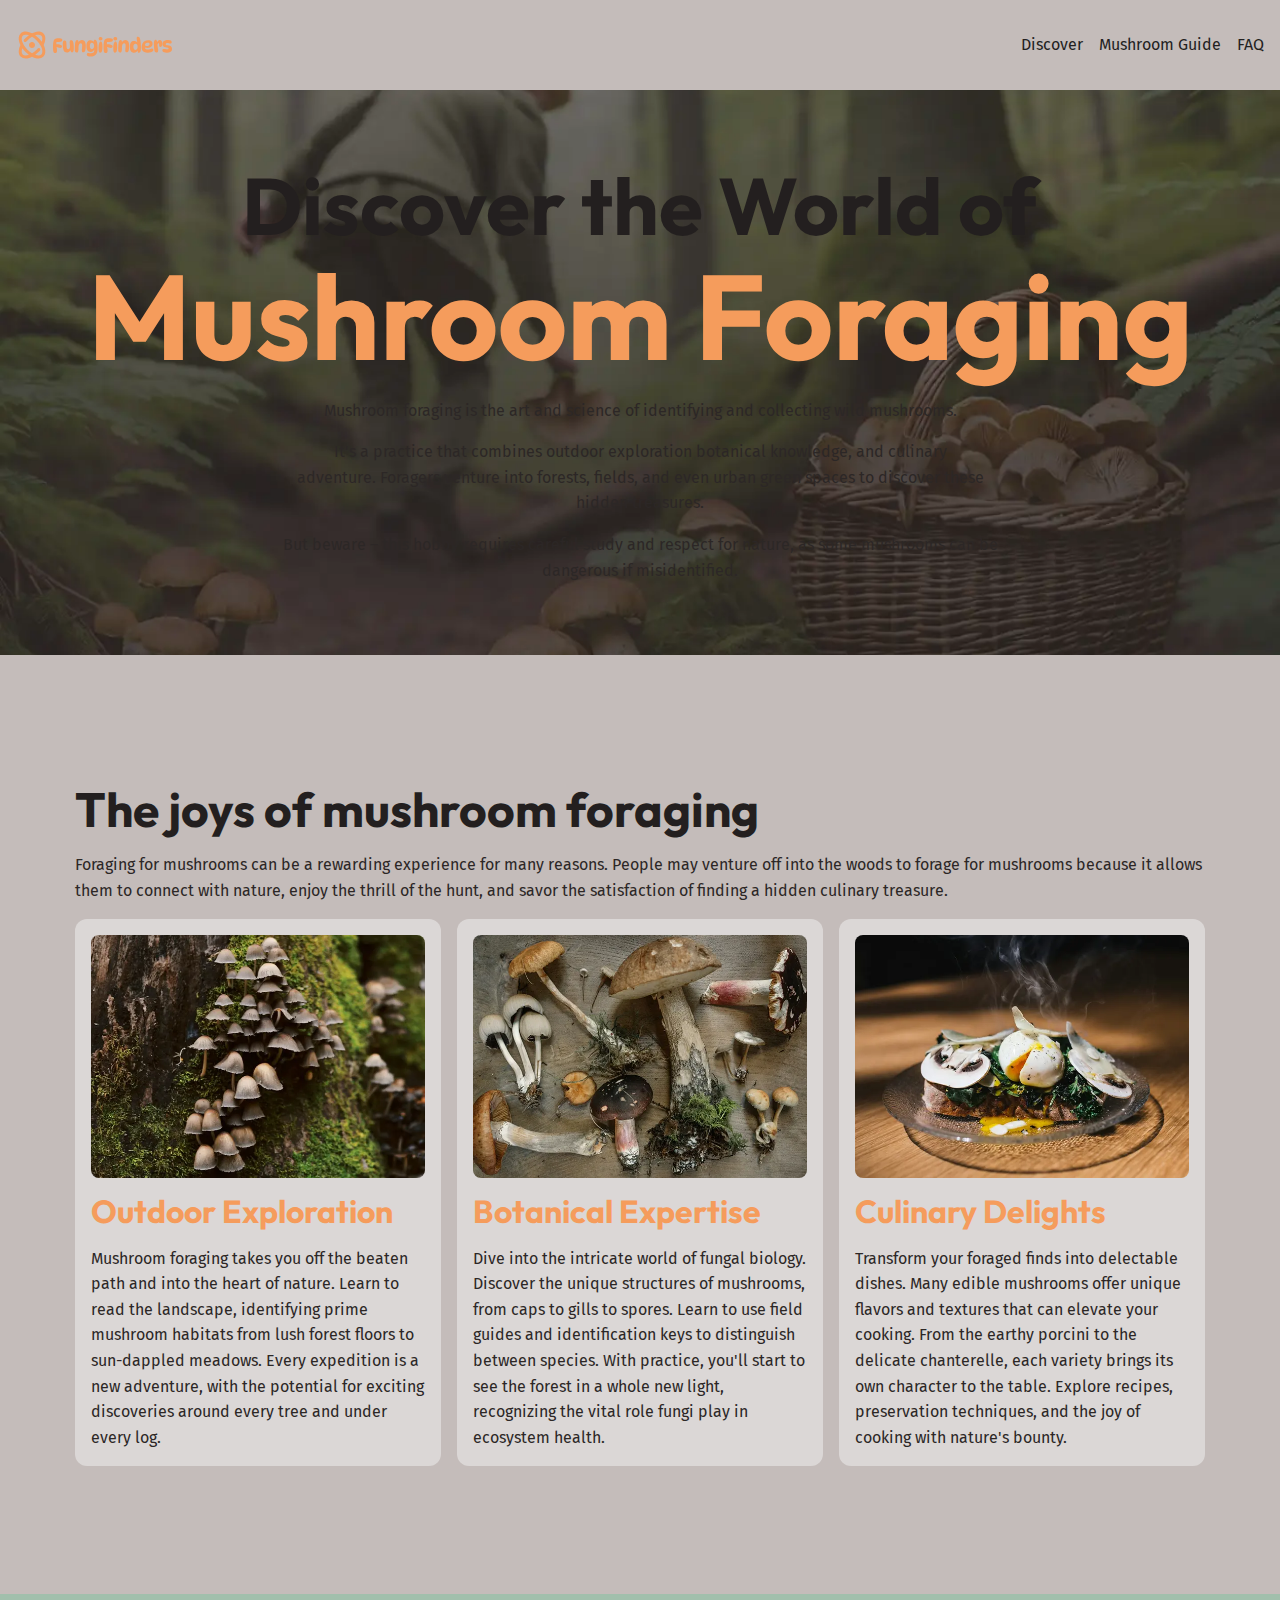
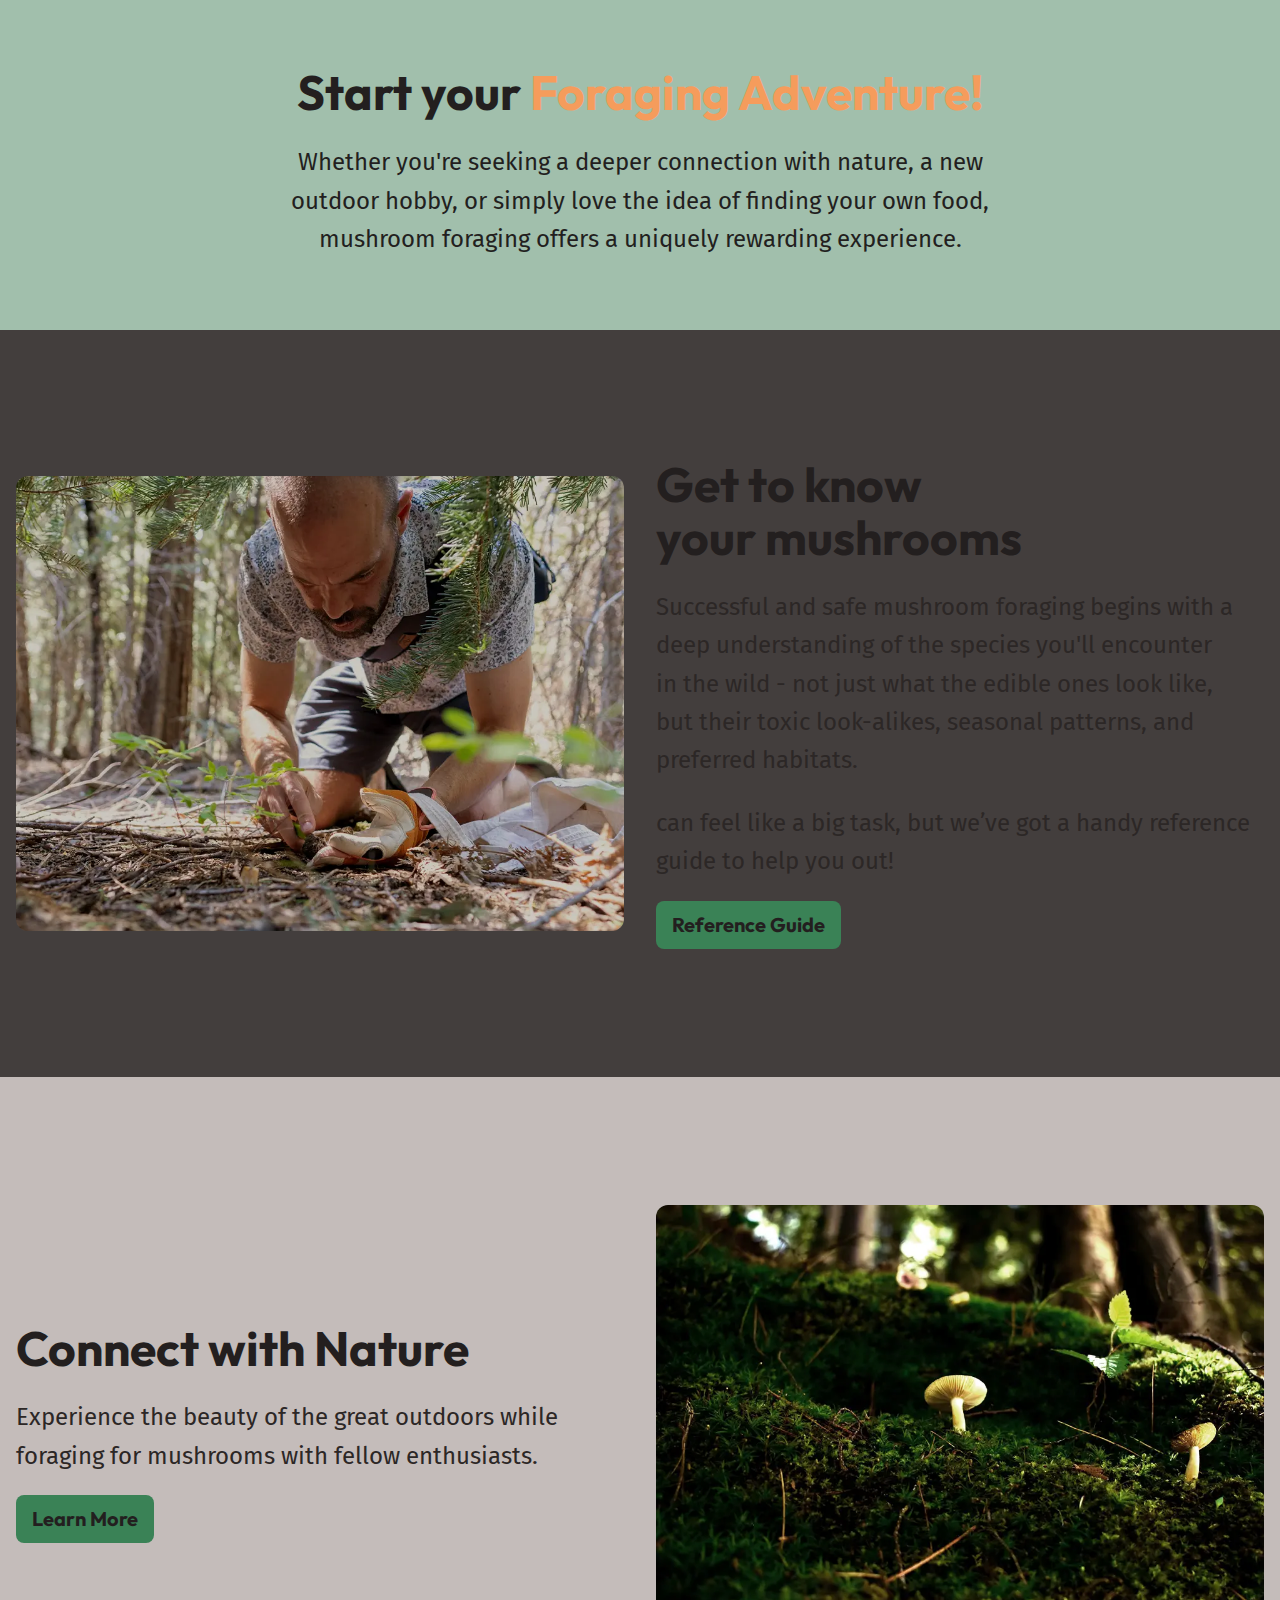
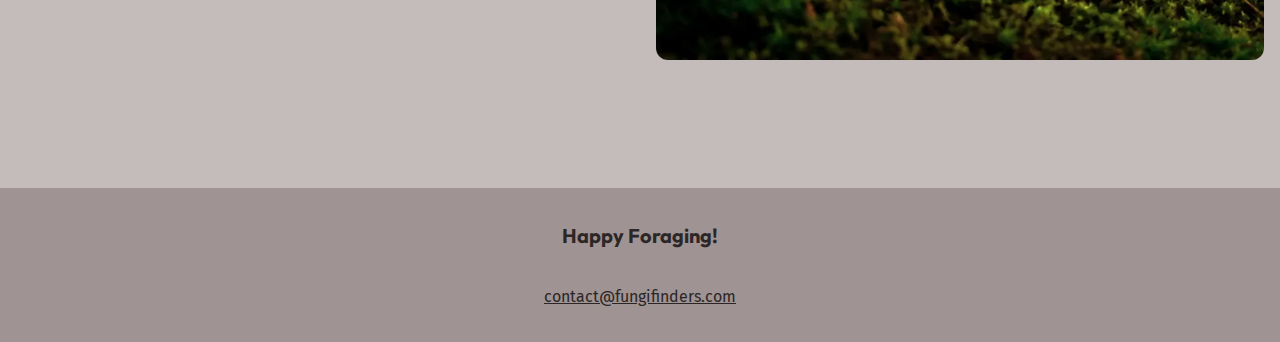
<file: index.html>
<!DOCTYPE html>
<html lang="en">
  <head>
    <meta charset="UTF-8" />
    <meta name="viewport" content="width=device-width, initial-scale=1.0" />
    <title>Fungi Finders</title>
    <link rel="stylesheet" href="styles.css" />
    <link rel="preconnect" href="https://fonts.googleapis.com" />
    <link rel="preconnect" href="https://fonts.gstatic.com" crossorigin />
    <link
      href="https://fonts.googleapis.com/css2?family=Fira+Sans:wght@400;700&family=Outfit:wght@100..900&display=swap"
      rel="stylesheet"
    />
    <script src="./main.js" defer></script>
  </head>
  <body>
    <a class="skip-to-main" href="#main">Skip to main content</a>
    <header class="site-header">
      <div class="wrapper" data-width="wide">
        <div class="site-header__inner">
          <img src="/assets/fungi-finders.svg" alt="Fungi Finders" />
          <button aria-controls="primary-nav" aria-expanded="false">
            <span class="visually-hidden">Menu</span>
            <img src="/assets/hamburger.svg" alt="" />
          </button>
          <nav id="primary-nav" class="primary-navigation">
            <ul>
              <li><a href="/">Discover</a></li>
              <li><a href="/mushroom-guide.html">Mushroom Guide</a></li>
              <li><a href="/mushroom-guide.html#faq">FAQ</a></li>
            </ul>
          </nav>
        </div>
      </div>
    </header>
    <main id="main">
      <section class="hero flow section" data-padding="compact">
        <div class="wrapper" data-width="wide">
          <h1 class="hero__title">
            Discover the World of <span>Mushroom Foraging</span>
          </h1>
        </div>
        <div class="wrapper" data-width="narrow">
          <div class="flow">
            <p>
              Mushroom foraging is the art and science of identifying and
              collecting wild mushrooms.
            </p>
            <p>
              It's a practice that combines outdoor exploration botanical
              knowledge, and culinary adventure. Foragers venture into forests,
              fields, and even urban green spaces to discover these hidden
              treasures.
            </p>
            <p>
              But beware – this hobby requires careful study and respect for
              nature, as some mushrooms can be dangerous if misidentified.
            </p>
          </div>
        </div>
      </section>

      <section class="section">
        <div class="wrapper flow">
          <div class="flow">
            <h2 class="section-title">The joys of mushroom foraging</h2>
            <p>
              Foraging for mushrooms can be a rewarding experience for many
              reasons. People may venture off into the woods to forage for
              mushrooms because it allows them to connect with nature, enjoy the
              thrill of the hunt, and savor the satisfaction of finding a hidden
              culinary treasure.
            </p>
            <!-- three columns -->
            <div class="equal-columns">
              <div class="card grid-flow">
                <img
                  src="/assets/outdoor-exploration.webp"
                  alt="Tightly grouped brown mushrooms growing up a mossy tree trunk"
                />
                <h3 class="card__title">Outdoor Exploration</h3>
                <p>
                  Mushroom foraging takes you off the beaten path and into the
                  heart of nature. Learn to read the landscape, identifying
                  prime mushroom habitats from lush forest floors to sun-dappled
                  meadows. Every expedition is a new adventure, with the
                  potential for exciting discoveries around every tree and under
                  every log.
                </p>
              </div>
              <div class="card grid-flow">
                <img
                  src="/assets/botanical-expertise.webp"
                  alt="Wild mushrooms on the table"
                />
                <h3 class="card__title">Botanical Expertise</h3>
                <p>
                  Dive into the intricate world of fungal biology. Discover the
                  unique structures of mushrooms, from caps to gills to spores.
                  Learn to use field guides and identification keys to
                  distinguish between species. With practice, you'll start to
                  see the forest in a whole new light, recognizing the vital
                  role fungi play in ecosystem health.
                </p>
              </div>
              <div class="card grid-flow">
                <img
                  src="/assets/culinary-delight.webp"
                  alt="A plate of food with mushrooms on top"
                />
                <h3 class="card__title">Culinary Delights</h3>
                <p>
                  Transform your foraged finds into delectable dishes. Many
                  edible mushrooms offer unique flavors and textures that can
                  elevate your cooking. From the earthy porcini to the delicate
                  chanterelle, each variety brings its own character to the
                  table. Explore recipes, preservation techniques, and the joy
                  of cooking with nature's bounty.
                </p>
              </div>
            </div>
          </div>
        </div>
      </section>

      <section
        class="background-accent text-center section"
        data-padding="compact"
      >
        <div class="wrapper" data-width="narrow">
          <div class="flow font-size-lg text-high-contrast">
            <h2 class="section-title">
              Start your <span class="text-brand">Foraging Adventure!</span>
            </h2>
            <p>
              Whether you're seeking a deeper connection with nature, a new
              outdoor hobby, or simply love the idea of finding your own food,
              mushroom foraging offers a uniquely rewarding experience.
            </p>
          </div>
        </div>
      </section>

      <section class="background-extra-dark section">
        <!-- two columns -->
        <div class="wrapper" data-width="wide">
          <div class="equal-columns" data-gap="large" data-alignment="centered">
            <div>
              <img
                src="/assets/get-to-know.webp"
                alt="A man on his hands and knees harvesting a wild mushroom in the forest"
              />
            </div>
            <div class="flow font-size-lg">
              <h2 class="section-title">Get to know your mushrooms</h2>
              <p>
                Successful and safe mushroom foraging begins with a deep
                understanding of the species you'll encounter in the wild - not
                just what the edible ones look like, but their toxic
                look-alikes, seasonal patterns, and preferred habitats.
              </p>
              <p>
                can feel like a big task, but we’ve got a handy reference guide
                to help you out!
              </p>
              <a class="button" href="#"
                ><span class="visually-hidden">
                  Learn more about wild mushrooms using our handy</span
                >
                Reference Guide</a
              >
            </div>
          </div>
        </div>
      </section>

      <section class="section">
        <!-- two columns -->
        <div class="wrapper" data-width="wide">
          <div class="equal-columns" data-gap="large" data-alignment="centered">
            <div class="flow font-size-lg">
              <h2 class="section-title">Connect with Nature</h2>
              <p>
                Experience the beauty of the great outdoors while foraging for
                mushrooms with fellow enthusiasts.
              </p>
              <a class="button" href="#"
                >Learn More
                <span class="visually-hidden"
                  >about the different types of mushrooms using our handy
                  mushroom guide</span
                ></a
              >
            </div>
            <div>
              <img
                src="/assets/nature.webp"
                alt="A small white mushroom growing on a mossy forest floor."
              />
            </div>
          </div>
        </div>
      </section>
    </main>

    <footer class="site-footer">
      <p class="site-footer__title">Happy Foraging!</p>
      <a href="mailto:contact@fungifinders.com">contact@fungifinders.com</a>
    </footer>
  </body>
</html>
</file>
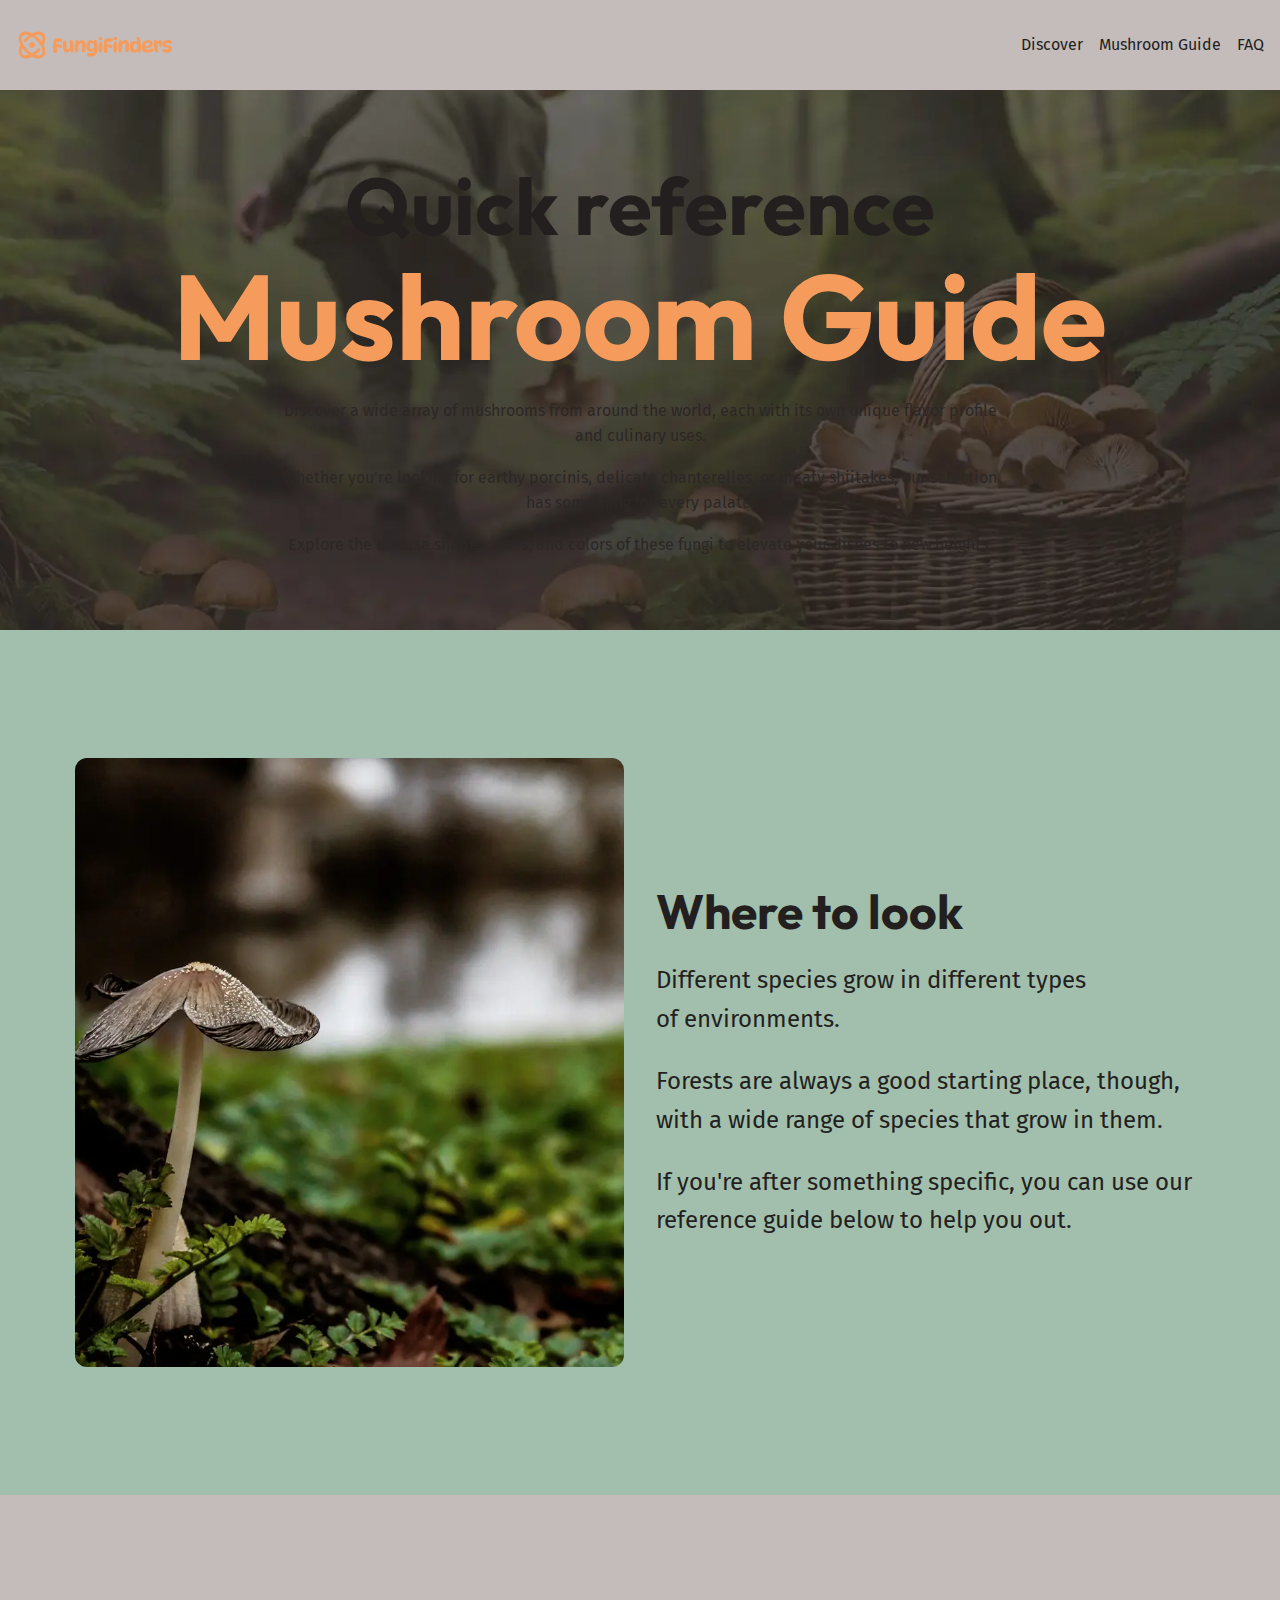
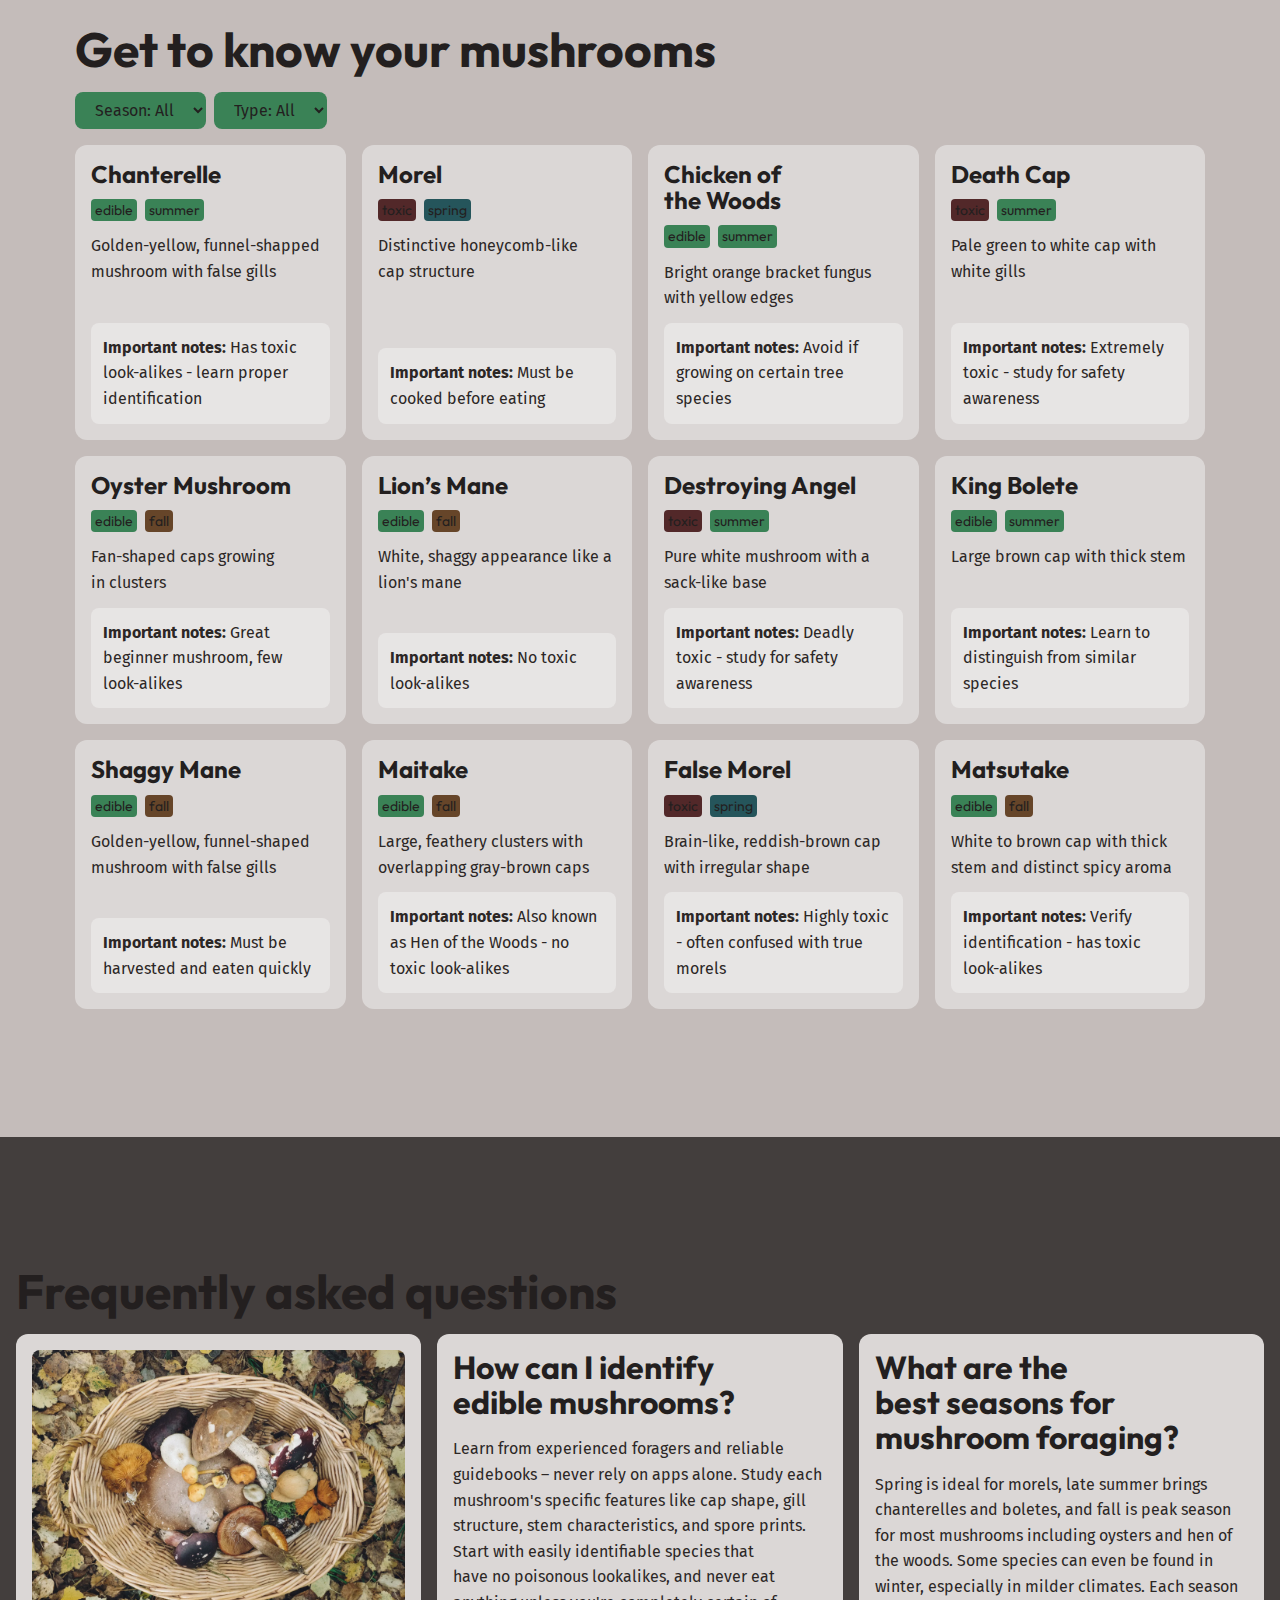
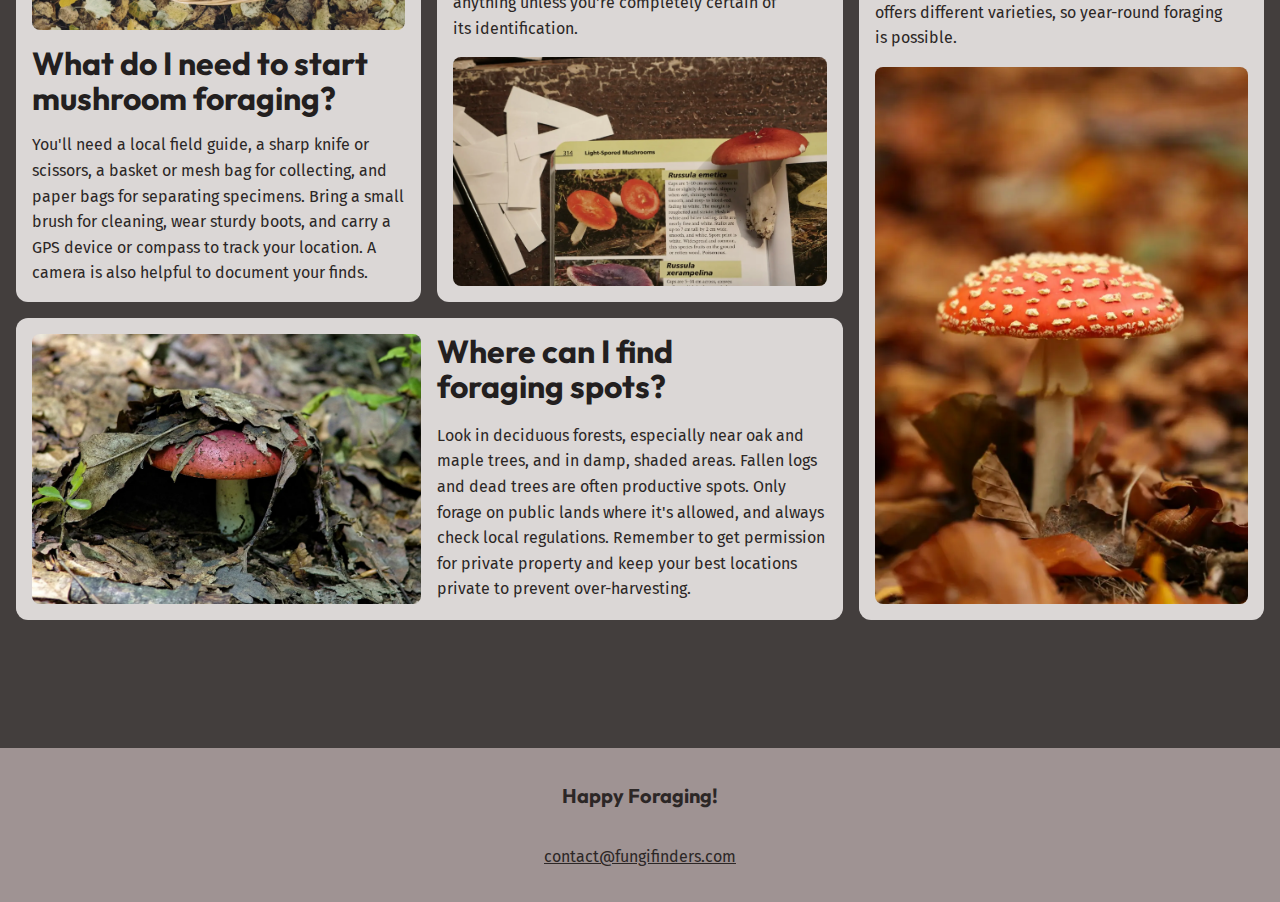
<file: mushroom-guide.html>
<!DOCTYPE html>
<html lang="en">
  <head>
    <meta charset="UTF-8" />
    <meta name="viewport" content="width=device-width, initial-scale=1.0" />
    <title>Fungi Finders</title>
    <link rel="stylesheet" href="styles.css" />
    <link rel="preconnect" href="https://fonts.googleapis.com" />
    <link rel="preconnect" href="https://fonts.gstatic.com" crossorigin />
    <link
      href="https://fonts.googleapis.com/css2?family=Fira+Sans:wght@400;700&family=Outfit:wght@100..900&display=swap"
      rel="stylesheet"
    />
    <script src="./main.js" defer></script>
    <script src="./mushroom-filter.js" defer></script>
  </head>
  <body>
    <a class="skip-to-main" href="#main">Skip to main content</a>
    <header class="site-header">
      <div class="wrapper" data-width="wide">
        <div class="site-header__inner">
          <img src="/assets/fungi-finders.svg" alt="Fungi Finders" />
          <button aria-controls="primary-nav" aria-expanded="false">
            <span class="visually-hidden">Menu</span>
            <img src="/assets/hamburger.svg" alt="" />
          </button>
          <nav id="primary-nav" class="primary-navigation">
            <ul>
              <li><a href="/">Discover</a></li>
              <li><a href="/mushroom-guide.html">Mushroom Guide</a></li>
              <li><a href="/mushroom-guide.html#faq">FAQ</a></li>
            </ul>
          </nav>
        </div>
      </div>
    </header>
    <main id="main">
      <section class="hero flow section" data-padding="compact">
        <div class="wrapper" data-width="wide">
          <h1 class="hero__title">
            Quick reference <span>Mushroom Guide</span>
          </h1>
        </div>
        <div class="wrapper" data-width="narrow">
          <div class="flow">
            <p>
              Discover a wide array of mushrooms from around the world, each
              with its own unique flavor profile and culinary uses.
            </p>
            <p>
              Whether you're looking for earthy porcinis, delicate chanterelles,
              or meaty shiitakes, our selection has something for every palate.
            </p>
            <p>
              Explore the diverse shapes, sizes, and colors of these fungi to
              elevate your dishes to new heights.
            </p>
          </div>
        </div>
      </section>

      <!-- where to look-->
      <section class="background-accent section">
        <div class="wrapper">
          <div class="equal-columns" data-alignment="centered" data-gap="large">
            <div>
              <img
                src="/assets/where-to-look.webp"
                alt="a white mushroom with a large cap growing on the forest floor"
              />
            </div>
            <div class="flow font-size-lg text-high-contrast">
              <h2 class="section-title">Where to look</h2>
              <p>Different species grow in different types of environments.</p>
              <p>
                Forests are always a good starting place, though, with a wide
                range of species that grow in them.
              </p>
              <p>
                If you're after something specific, you can use our reference
                guide below to help you out.
              </p>
            </div>
          </div>
        </div>
      </section>

      <section class="mushroom-guide section">
        <div class="wrapper">
          <div class="flow">
            <h2 class="section-title">Get to know your mushrooms</h2>
            <div class="flex-group">
              <select id="season" name="season" hidden>
                <option value="all">Season: All</option>
                <option value="spring">Spring</option>
                <option value="summer">Summer</option>
                <option value="fall">Fall</option>
              </select>
              <select id="edible" name="edible" hidden>
                <option value="all">Type: All</option>
                <option value="edible">Edible</option>
                <option value="toxic">Toxic</option>
              </select>
            </div>

            <!-- grid of mushrooms -->
            <div class="grid-auto-fill">
              <div class="card">
                <h3 class="card__title">Chanterelle</h3>
                <ul
                  class="tag-list"
                  role="list"
                  aria-label="Mushroom characteristics"
                >
                  <li data-edible="edible">
                    <span class="visually-hidden"> This mushroom is </span>
                    edible
                  </li>
                  <li data-season="summer">
                    <span class="visually-hidden"
                      >Best season to harvest this mushroom is</span
                    >
                    summer
                  </li>
                </ul>
                <p>Golden-yellow, funnel-shapped mushroom with false gills</p>
                <div class="card__note">
                  <strong>Important notes: </strong> Has toxic look-alikes -
                  learn proper identification
                </div>
              </div>
              <div class="card">
                <h3 class="card__title">Morel</h3>
                <ul
                  class="tag-list"
                  role="list"
                  aria-label="Mushroom characteristics"
                >
                  <li data-edible="toxic">
                    <span class="visually-hidden"> This mushroom is </span>
                    toxic
                  </li>
                  <li data-season="spring">
                    <span class="visually-hidden"
                      >Best season to harvest this mushroom is</span
                    >
                    spring
                  </li>
                </ul>
                <p>Distinctive honeycomb-like cap structure</p>
                <div class="card__note">
                  <strong>Important notes: </strong> Must be cooked before
                  eating
                </div>
              </div>
              <div class="card">
                <h3 class="card__title">Chicken of the Woods</h3>
                <ul
                  class="tag-list"
                  role="list"
                  aria-label="Mushroom characteristics"
                >
                  <li data-edible="edible">
                    <span class="visually-hidden"> This mushroom is </span>
                    edible
                  </li>
                  <li data-season="summer">
                    <span class="visually-hidden"
                      >Best season to harvest this mushroom is</span
                    >
                    summer
                  </li>
                </ul>
                <p>Bright orange bracket fungus with yellow edges</p>
                <div class="card__note">
                  <strong>Important notes: </strong> Avoid if growing on certain
                  tree species
                </div>
              </div>
              <div class="card">
                <h3 class="card__title">Death Cap</h3>
                <ul
                  class="tag-list"
                  role="list"
                  aria-label="Mushroom characteristics"
                >
                  <li data-edible="toxic">
                    <span class="visually-hidden"> This mushroom is </span>
                    toxic
                  </li>
                  <li data-season="summer">
                    <span class="visually-hidden"
                      >Best season to harvest this mushroom is</span
                    >
                    summer
                  </li>
                </ul>
                <p>Pale green to white cap with white gills</p>
                <div class="card__note">
                  <strong>Important notes: </strong> Extremely toxic - study for
                  safety awareness
                </div>
              </div>
              <div class="card">
                <h3 class="card__title">Oyster Mushroom</h3>
                <ul
                  class="tag-list"
                  role="list"
                  aria-label="Mushroom characteristics"
                >
                  <li data-edible="edible">
                    <span class="visually-hidden"> This mushroom is </span>
                    edible
                  </li>
                  <li data-season="fall">
                    <span class="visually-hidden"
                      >Best season to harvest this mushroom is</span
                    >
                    fall
                  </li>
                </ul>
                <p>Fan-shaped caps growing in clusters</p>
                <div class="card__note">
                  <strong>Important notes: </strong> Great beginner mushroom,
                  few look-alikes
                </div>
              </div>
              <div class="card">
                <h3 class="card__title">Lion’s Mane</h3>
                <ul
                  class="tag-list"
                  role="list"
                  aria-label="Mushroom characteristics"
                >
                  <li data-edible="edible">
                    <span class="visually-hidden"> This mushroom is </span>
                    edible
                  </li>
                  <li data-season="fall">
                    <span class="visually-hidden"
                      >Best season to harvest this mushroom is</span
                    >
                    fall
                  </li>
                </ul>
                <p>White, shaggy appearance like a lion's mane</p>
                <div class="card__note">
                  <strong>Important notes: </strong> No toxic look-alikes
                </div>
              </div>
              <div class="card">
                <h3 class="card__title">Destroying Angel</h3>
                <ul
                  class="tag-list"
                  role="list"
                  aria-label="Mushroom characteristics"
                >
                  <li data-edible="toxic">
                    <span class="visually-hidden"> This mushroom is </span>
                    toxic
                  </li>
                  <li data-season="summer">
                    <span class="visually-hidden"
                      >Best season to harvest this mushroom is</span
                    >
                    summer
                  </li>
                </ul>
                <p>Pure white mushroom with a sack-like base</p>
                <div class="card__note">
                  <strong>Important notes: </strong> Deadly toxic - study for
                  safety awareness
                </div>
              </div>
              <div class="card">
                <h3 class="card__title">King Bolete</h3>
                <ul
                  class="tag-list"
                  role="list"
                  aria-label="Mushroom characteristics"
                >
                  <li data-edible="edible">
                    <span class="visually-hidden"> This mushroom is </span>
                    edible
                  </li>
                  <li data-season="summer">
                    <span class="visually-hidden"
                      >Best season to harvest this mushroom is</span
                    >
                    summer
                  </li>
                </ul>
                <p>Large brown cap with thick stem</p>
                <div class="card__note">
                  <strong>Important notes: </strong> Learn to distinguish from
                  similar species
                </div>
              </div>
              <div class="card">
                <h3 class="card__title">Shaggy Mane</h3>
                <ul
                  class="tag-list"
                  role="list"
                  aria-label="Mushroom characteristics"
                >
                  <li data-edible="edible">
                    <span class="visually-hidden"> This mushroom is </span>
                    edible
                  </li>
                  <li data-season="fall">
                    <span class="visually-hidden"
                      >Best season to harvest this mushroom is</span
                    >
                    fall
                  </li>
                </ul>
                <p>Golden-yellow, funnel-shaped mushroom with false gills</p>
                <div class="card__note">
                  <strong>Important notes: </strong> Must be harvested and eaten
                  quickly
                </div>
              </div>
              <div class="card">
                <h3 class="card__title">Maitake</h3>
                <ul
                  class="tag-list"
                  role="list"
                  aria-label="Mushroom characteristics"
                >
                  <li data-edible="edible">
                    <span class="visually-hidden"> This mushroom is </span>
                    edible
                  </li>
                  <li data-season="fall">
                    <span class="visually-hidden"
                      >Best season to harvest this mushroom is</span
                    >
                    fall
                  </li>
                </ul>
                <p>Large, feathery clusters with overlapping gray-brown caps</p>
                <div class="card__note">
                  <strong>Important notes: </strong> Also known as Hen of the
                  Woods - no toxic look-alikes
                </div>
              </div>
              <div class="card">
                <h3 class="card__title">False Morel</h3>
                <ul
                  class="tag-list"
                  role="list"
                  aria-label="Mushroom characteristics"
                >
                  <li data-edible="toxic">
                    <span class="visually-hidden"> This mushroom is </span>
                    toxic
                  </li>
                  <li data-season="spring">
                    <span class="visually-hidden"
                      >Best season to harvest this mushroom is</span
                    >
                    spring
                  </li>
                </ul>
                <p>Brain-like, reddish-brown cap with irregular shape</p>
                <div class="card__note">
                  <strong>Important notes: </strong> Highly toxic - often
                  confused with true morels
                </div>
              </div>
              <div class="card">
                <h3 class="card__title">Matsutake</h3>
                <ul
                  class="tag-list"
                  role="list"
                  aria-label="Mushroom characteristics"
                >
                  <li data-edible="edible">
                    <span class="visually-hidden"> This mushroom is </span>
                    edible
                  </li>
                  <li data-season="fall">
                    <span class="visually-hidden"
                      >Best season to harvest this mushroom is</span
                    >
                    fall
                  </li>
                </ul>
                <p>
                  White to brown cap with thick stem and distinct spicy aroma
                </p>
                <div class="card__note">
                  <strong>Important notes: </strong> Verify identification - has
                  toxic look-alikes
                </div>
              </div>
            </div>
            <div class="no-matches" hidden>No matches for these filters</div>
          </div>
        </div>
      </section>

      <!-- faq -->
      <div id="faq" class="background-extra-dark section">
        <div class="wrapper flow" data-width="wide">
          <h2 class="section-title">Frequently asked questions</h2>
          <div class="faq-bento">
            <div class="card">
              <img
                src="/assets/start-foraging.webp"
                alt="a basket full of wild mushrooms"
              />
              <h3 class="card__title">
                What do I need to start mushroom foraging?
              </h3>
              <p>
                You'll need a local field guide, a sharp knife or scissors, a
                basket or mesh bag for collecting, and paper bags for separating
                specimens. Bring a small brush for cleaning, wear sturdy boots,
                and carry a GPS device or compass to track your location. A
                camera is also helpful to document your finds.
              </p>
            </div>
            <div class="card">
              <img
                src="/assets/identify-mushrooms.webp"
                alt="A mushroom on top of a book, showing the information about that mushroom"
              />
              <h3 class="card__title">How can I identify edible mushrooms?</h3>
              <p>
                Learn from experienced foragers and reliable guidebooks – never
                rely on apps alone. Study each mushroom's specific features like
                cap shape, gill structure, stem characteristics, and spore
                prints. Start with easily identifiable species that have no
                poisonous lookalikes, and never eat anything unless you're
                completely certain of its identification.
              </p>
            </div>
            <div class="card">
              <img
                src="/assets/where-to-find.webp"
                alt="A mushroom with a red cap, poking out from a pile of leaves."
              />
              <h3 class="card__title">Where can I find foraging spots?</h3>
              <p>
                Look in deciduous forests, especially near oak and maple trees,
                and in damp, shaded areas. Fallen logs and dead trees are often
                productive spots. Only forage on public lands where it's
                allowed, and always check local regulations. Remember to get
                permission for private property and keep your best locations
                private to prevent over-harvesting.
              </p>
            </div>
            <div class="card">
              <img
                src="./assets/best-seasons.webp"
                alt="A red capped mushroom with white dots on it, growing out of a leafy forest floor."
              />
              <h3 class="card__title">
                What are the best seasons for mushroom foraging?
              </h3>
              <p>
                Spring is ideal for morels, late summer brings chanterelles and
                boletes, and fall is peak season for most mushrooms including
                oysters and hen of the woods. Some species can even be found in
                winter, especially in milder climates. Each season offers
                different varieties, so year-round foraging is possible.
              </p>
            </div>
          </div>
        </div>
      </div>
    </main>

    <footer class="site-footer">
      <p class="site-footer__title">Happy Foraging!</p>
      <a href="mailto:contact@fungifinders.com">contact@fungifinders.com</a>
    </footer>
  </body>
</html>
</file>
<file: styles.css>
@view-transition {
  navigation: auto;
}

@layer reset {
  *,
  *::before,
  *::after {
    box-sizing: border-box;
  }

  /* https://kilianvalkhof.com/2022/css-html/your-css-reset-needs-text-size-adjust-probably/ */
  html {
    -moz-text-size-adjust: none;
    -webkit-text-size-adjust: none;
    text-size-adjust: none;
  }

  body,
  h1,
  h2,
  h3,
  h4,
  p,
  figure,
  blockquote,
  dl,
  dd {
    margin: 0;
  }

  /* https://www.scottohara.me/blog/2019/01/12/lists-and-safari.html */
  [role="list"] {
    list-style: none;
    margin: 0;
    padding: 0;
  }

  body {
    min-block-size: 100vh;
    line-height: 1.6;
  }

  h1,
  h2,
  h3,
  button,
  input,
  label {
    line-height: 1.1;
  }

  h1,
  h2,
  h3,
  h4 {
    text-wrap: balance;
  }

  p,
  li {
    text-wrap: pretty;
  }

  img,
  picture {
    max-inline-size: 100%;
    display: block;
  }

  input,
  button,
  textarea,
  select {
    font: inherit;
  }
}

@layer base {
  :root {
    --clr-white: hsl(0, 0%, 100%);
    --clr-gray-100: hsl(0, 2%, 79%);
    --clr-brand-400: hsl(25, 88%, 75%);
    --clr-brand-500: hsl(25, 88%, 66%);
    --clr-green-300: hsl(143, 19%, 69%);
    --clr-green-400: hsl(143, 19%, 49%);
    --clr-green-500: hsl(143, 38%, 37%);
    --clr-green-600: hsl(145, 29%, 19%);

    --clr-brown-100: hsl(10, 5%, 90%);
    --clr-brown-200: hsl(9, 7%, 85%);
    --clr-brown-300: hsl(9, 8%, 75%);
    --clr-brown-400: hsl(0, 6%, 60%);

    --clr-brown-500: hsl(10, 5%, 25%);
    --clr-brown-600: hsl(9, 7%, 21%);
    --clr-brown-700: hsl(9, 8%, 16%);
    --clr-brown-800: hsl(0, 6%, 15%);
    --clr-brown-900: hsl(0, 6%, 13%);

    --clr-orange-500: hsl(28, 43%, 28%);
    --clr-red-500: hsl(359, 34%, 24%);
    --clr-teal-500: hsl(186, 42%, 25%);

    --ff-body: "Fira Sans", sans-serif;
    --ff-heading: "Outfit", sans-serif;

    --fs-300: 0.875rem;
    --fs-400: 1rem;
    --fs-500: 1.125rem;
    --fs-600: 1.25rem;
    --fs-700: 1.5rem;
    --fs-800: 2rem;
    --fs-900: 3.75rem;
    --fs-1000: 3.75rem;

    @media (width > 760px) {
      --fs-300: 0.875rem;
      --fs-400: 1rem;
      --fs-500: 1.25rem;
      --fs-600: 1.5rem;
      --fs-700: 2rem;
      --fs-800: 3rem;
      --fs-900: 5rem;
      --fs-1000: 7.5rem;
    }
  }

  :root {
    --text-main: var(--clr-gray-100);
    --text-high-contrast: var(--clr-white);
    --text-brand: var(--clr-brand-500);
    --text-brand-light: var(--clr-brand-400);

    --background-accent-light: var(--clr-green-400);
    --background-accent-main: var(--clr-green-500);
    --background-accent-dark: var(--clr-green-600);

    --background-extra-light: var(--clr-brown-500);
    --background-light: var(--clr-brown-600);
    --background-main: var(--clr-brown-700);
    --background-dark: var(--clr-brown-800);
    --background-extra-dark: var(--clr-brown-900);

    --font-size-heading-sm: var(--fs-700);
    --font-size-heading-regular: var(--fs-800);
    --font-size-heading-lg: var(--fs-900);
    --font-size-heading-xl: var(--fs-1000);

    --font-size-sm: var(--fs-300);
    --font-size-regular: var(--fs-400);
    --font-size-md: var(--fs-500);
    --font-size-lg: var(--fs-600);

    --border-radius-1: 0.25rem;
    --border-radius-2: 0.5rem;
    --border-radius-3: 0.75rem;

    @media (prefers-color-scheme: light) {
      --text-main: var(--clr-brown-700);
      --text-high-contrast: var(--clr-brown-900);

      --background-accent-dark: var(--clr-green-300);
      --background-extra-light: var(--clr-brown-100);
      --background-light: var(--clr-brown-200);
      --background-main: var(--clr-brown-300);
      --background-dark: var(--clr-brown-400);
      --background-extra-dark: var(--clr-brown-500);
    }
  }

  html {
    font-family: var(--ff-body);
    line-height: 1.6;
    scroll-padding: 2rem;
  }

  @media (prefers-reduced-motion: no-preference) {
    html {
      scroll-behavior: smooth;
    }
  }

  body {
    font-size: var(--font-size-regular);
    color: var(--text-main);
    background-color: var(--background-main);
  }

  h1,
  h2,
  h3,
  h4 {
    font-family: var(--ff-heading);
    color: var(--text-high-contrast);
  }

  h1 {
    font-size: var(--font-size-heading-lg);
  }

  a {
    color: var(--text-high-contrast);
  }

  a:hover,
  a:focus-visible {
    color: var(--text-brand-light);
  }

  img {
    border-radius: var(--border-radius-3);
  }
}

@layer layout {
  .flex-group {
    display: flex;
    flex-wrap: wrap;
    gap: 0.5rem;
  }

  .flow > * + * {
    margin-top: var(--flow-spacer, 1em);
  }

  .grid-flow {
    display: grid;
    gap: var(--grid-flow-gap, 1rem);
  }

  .grid-auto-fill {
    --auto-fit-min-col-size: 250px;
    display: grid;
    gap: 1rem;
    grid-template-columns: repeat(
      auto-fill,
      minmax(min(var(--auto-fit-min-col-size), 100%), 1fr)
    );
  }

  .equal-columns {
    display: grid;
    gap: var(--equal-columns-gap, 1rem);
    align-items: var(--equal-columns-vertical-alignment, stretch);

    @media (width > 760px) {
      grid-auto-flow: column;
      grid-auto-columns: 1fr;
    }

    &[data-gap="large"] {
      --equal-columns-gap: 2rem;
    }

    &[data-alignment="centered"] {
      --equal-columns-vertical-alignment: center;
    }
  }

  .section {
    --padding: 3.75rem;
    padding-block: var(--padding);

    @media (width > 760px) {
      --padding: 8rem;

      &[data-padding="compact"] {
        --padding: 4.5rem;
      }
    }
  }

  .wrapper {
    --wrapper-max-width: 1130px;

    max-width: var(--wrapper-max-width);
    margin-inline: auto;
    padding-inline: 1rem;
    box-sizing: content-box;

    &[data-width="narrow"] {
      --wrapper-max-width: 720px;
    }

    &[data-width="wide"] {
      --wrapper-max-width: 1330px;
    }
  }
}

@layer components {
  .skip-to-main:not(:focus) {
    clip: rect(0 0 0 0);
    clip-path: inset(50%);
    height: 1px;
    overflow: hidden;
    position: absolute;
    white-space: nowrap;
    width: 1px;
  }

  .skip-to-main {
    position: absolute;
    background: var(--background-accent-main);
    padding: 1rem;
    border-radius: var(--border-radius-2);
  }

  .site-header {
    padding-block: 1rem;

    overflow-x: clip;
    position: relative;
  }

  .site-header__inner {
    display: flex;
    gap: 0.5rem 1rem;
    flex-wrap: wrap;
    justify-content: space-between;
  }

  [aria-controls="primary-nav"] {
    z-index: 100;
    cursor: pointer;
    background: transparent;
    border: 0;

    img {
      border-radius: 0;
    }
  }

  [aria-controls="primary-nav"] {
    display: none;
  }

  .primary-navigation {
    ul {
      display: flex;
      flex-wrap: wrap;
      gap: 0.5rem 1rem;
      list-style: none;
    }

    a {
      text-decoration: none;
    }

    @media (width < 760px) {
      display: none;
      opacity: 0;
      transition: opacity 1s, display 1s;
      transition-behavior: allow-discrete;
      translate: 100% 0;

      position: absolute;
      z-index: 10;
      top: 0;
      right: 0;
      font-size: var(--font-size-lg);
      font-weight: 700;
      font-family: var(--ff-heading);
      background-color: var(--background-accent-main);
      padding: 2rem;
      border-radius: 0 0 0 var(--border-radius-3);

      ul {
        gap: 0;
        flex-direction: column;
      }

      /* li {
        --delay: 1s;
        translate: 50%;
        transition: translate 1s var(--delay), opacity 1s var(--delay);
      } */

      /* li:nth-child(2) {
        --delay: 1.25s;
      }

      li:nth-child(3) {
        --delay: 1.5s;
      } */

      li + li {
        margin-block-start: 1.5rem;
        padding-block-start: 1.5rem;
        border-top: 2px solid var(--background-accent-light);
      }
    }
  }

  @media (width < 760px) {
    [aria-controls="primary-nav"] {
      display: block;
    }

    [aria-expanded="true"] ~ .primary-navigation {
      display: block;
      opacity: 1;
      translate: 0 0;

      @starting-style {
        opacity: 0;
        translate: 0 -100%;
      }

      /* li {
        tranlsate: 0 0;
        opacity: 1;

        @starting-style {
          opacity: 0;
          translate: 50% 0;
        }
      } */
    }
  }

  .site-footer {
    text-align: center;
    background-color: var(--background-dark);
    padding-block: 2rem;
    display: grid;
    gap: 2rem;

    a {
      color: var(--text-main);
    }

    a:hover,
    a:focus-visible {
      color: var(--text-brand-light);
    }
  }

  .site-footer__title {
    font-size: var(--font-size-md);
    font-family: var(--ff-heading);
    font-weight: 700;
  }

  .hero {
    text-align: center;
    font-size: var(--font-side-md);
    color: light-dark(var(--clr-brown-100));
    /* color-scheme: dark; */
    background-image: url(/assets/hero.webp);
    background-size: cover;
    background-position: center;

    animation: fade-out;
    animation-timeline: view();
    animation-range-start: exit;
  }

  .hero__title {
    font-size: var(--font-size-heading-lg);

    span {
      font-size: var(--font-size-heading-xl);
      color: var(--text-brand);
      display: block;
    }
  }

  .mushroom-guide {
    --card-title-font-size: var(--font-size-lg);
    --card-title-color: var(--text-high-contrast);
    --card-gap: 0.75rem;
  }

  .faq-bento {
    --card-title-color: var(--text-high-contrast);

    display: grid;
    gap: 1rem;
    grid-template-areas:
      "card-one"
      "card-two"
      "card-three"
      "card-four";

    @media (width > 600px) {
      grid-template-columns: repeat(2, 1fr);
      grid-template-areas:
        "card-four card-one"
        "card-three card-two";
    }

    @media (width > 900px) {
      grid-template-columns: repeat(3, 1fr);
      grid-template-areas:
        "card-one     card-two    card-four"
        "card-three   card-three  card-four";
    }

    .card > img {
      height: 100%;
      object-fit: cover;
    }

    @media (width > 600px) {
      .card:nth-child(even) > img {
        order: 3;
      }
    }

    .card:nth-child(1) {
      grid-area: card-one;
    }

    .card:nth-child(2) {
      grid-area: card-two;
    }

    .card:nth-child(3) {
      grid-area: card-three;

      @media (width > 900px) {
        display: grid;
        gap: 1rem;
        grid-template-columns: 1fr 1fr;

        img {
          grid-column: 1 / 2;
          grid-row: 1 / 3;
        }
      }
    }

    .card:nth-child(4) {
      grid-area: card-four;
    }
  }

  .card {
    display: flex;
    flex-direction: column;
    gap: var(--card-gap, 1rem);
    padding: 1rem;
    background-color: var(--background-light);
    border-radius: var(--border-radius-3);

    img {
      border-radius: var(--border-radius-2);
    }
  }

  .card__title {
    font-size: var(--card-title-font-size, var(--font-size-heading-sm));
    color: var(--card-title-color, var(--text-brand));
  }

  .card__note {
    margin-block-start: auto;
    background-color: var(--background-extra-light);
    padding: 0.75rem;
    border-radius: var(--border-radius-2);
  }

  .tag-list {
    display: flex;
    gap: 0.5rem;
    flex-wrap: wrap;

    li {
      font-family: var(--ff-heading);
      font-size: var(--font-size-sm);
      color: var(--text-high-contrast);
      padding: 0rem 0.25rem;
      background-color: var(--tag-bg, red);
      border-radius: var(--border-radius-1);
    }

    [data-edible="edible"] {
      --tag-bg: var(--background-accent-main);
    }

    [data-edible="toxic"] {
      --tag-bg: var(--clr-red-500);
    }

    [data-season="summer"] {
      --tag-bg: var(--background-accent-main);
    }

    [data-season="spring"] {
      --tag-bg: var(--clr-teal-500);
    }

    [data-season="fall"] {
      --tag-bg: var(--clr-orange-500);
    }
  }

  .tag-list li {
  }

  .button {
    font-size: var(--font-size-md);
    text-decoration: none;
    cursor: pointer;
    display: inline-flex;
    padding: 0.5rem 1rem;
    background-color: var(--background-accent-main);
    font-family: var(--ff-heading);
    font-weight: 700;
    border-radius: var(--border-radius-2);
  }

  .button:hover,
  .button:focus-visible {
    color: var(--text-high-contrast);
    background-color: var(--background-accent-light);
  }

  select {
    padding: 0.5rem 1rem;
    background-color: var(--background-accent-main);
    border: 0;
    border-radius: var(--border-radius-2);
    color: var(--text-high-contrast);
  }
}

@layer utilities {
  [hidden] {
    display: none;
  }

  .resizing * {
    transition: none;
    animation-play-state: paused;
  }

  .visually-hidden {
    clip: rect(0 0 0 0);
    clip-path: inset(50%);
    height: 1px;
    overflow: hidden;
    position: absolute;
    white-space: nowrap;
    width: 1px;
  }

  .text-center {
    text-align: center;
  }

  .text-brand {
    color: var(--text-brand);
  }

  .text-high-contrast {
    color: var(--text-high-contrast);
  }

  .section-title {
    font-size: var(--font-size-heading-regular);
  }

  .background-base {
    background-color: var(--background-base);
  }
  .background-light {
    background-color: var(--background-light);
  }
  .background-extra-light {
    background-color: var(--background-extra-light);
  }
  .background-dark {
    background-color: var(--background-dark);
  }
  .background-extra-dark {
    background-color: var(--background-extra-dark);
  }

  .background-accent {
    background-color: var(--background-accent-dark);
  }

  .font-size-sm {
    font-size: var(--font-size-sm);
  }
  .font-size-regular {
    font-size: var(--font-size-regular);
  }
  .font-size-md {
    font-size: var(--font-size-md);
  }
  .font-size-lg {
    font-size: var(--font-size-lg);
  }
}

@keyframes fade-out {
  from {
    opacity: 1;
  }
  to {
    opacity: 0;
  }
}
</file>
